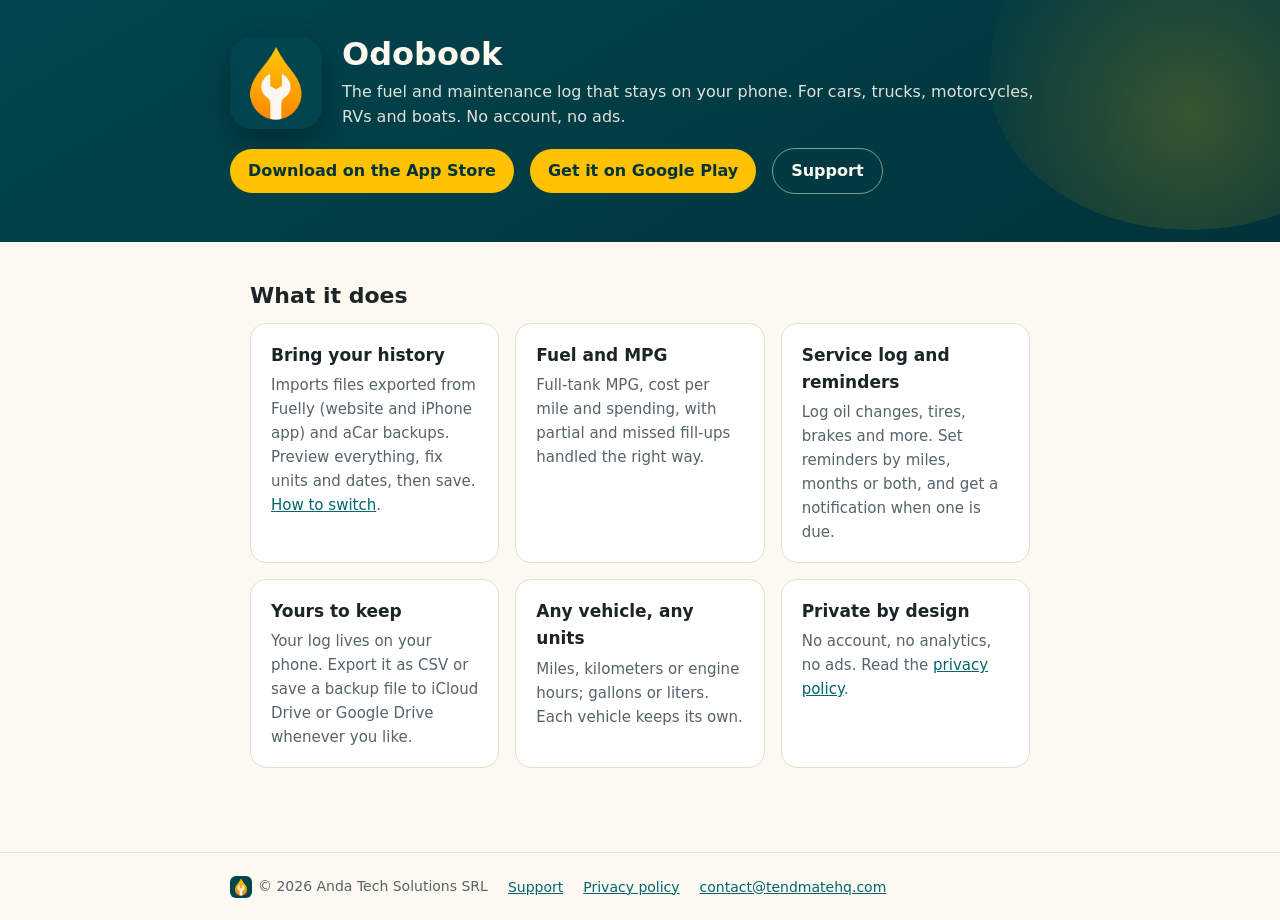
<file: index.html>
<!doctype html>
<html lang="en">
<head>
  <meta charset="utf-8">
  <meta name="viewport" content="width=device-width, initial-scale=1">
  <link rel="canonical" href="https://pandasproperty.github.io/odobook/">
  <title>Odobook: car maintenance and gas mileage log</title>
  <meta name="description" content="Odobook logs fill-ups, MPG and service for cars, trucks, motorcycles, RVs and boats. It imports your Fuelly and aCar history, and it keeps everything on your phone. No account, no ads.">
  <meta name="google-site-verification" content="aFXlm8KUpl_P0G-AwoPVheGE4weJtH8TA0LmTYcMovQ">
  <meta name="apple-itunes-app" content="app-id=6832026873">
  <link rel="icon" href="assets/favicon.png">
  <link rel="stylesheet" href="assets/style.css">
</head>
<body>
  <header class="hero">
    <div class="wrap">
      <div class="title">
        <img src="assets/icon-256.png" alt="Odobook icon">
        <div>
          <h1>Odobook</h1>
          <p>The fuel and maintenance log that stays on your phone. For cars, trucks, motorcycles, RVs and boats. No account, no ads.</p>
        </div>
      </div>
      <div class="actions">
        <a class="btn" href="https://apps.apple.com/us/app/odobook-car-maintenance-log/id6832026873">Download on the App Store</a>
        <a class="btn" href="https://play.google.com/store/apps/details?id=com.andatechsolutions.odobook">Get it on Google Play</a>
        <a class="btn ghost" href="support/">Support</a>
      </div>
    </div>
  </header>
  <main>
    <div class="wrap">
      <h2 class="plain">What it does</h2>
      <div class="features">
        <div class="feature">
          <h3>Bring your history</h3>
          <p>Imports files exported from Fuelly (website and iPhone app) and aCar backups. Preview everything, fix units and dates, then save. <a href="switch-from-fuelly-acar/">How to switch</a>.</p>
        </div>
        <div class="feature">
          <h3>Fuel and MPG</h3>
          <p>Full-tank MPG, cost per mile and spending, with partial and missed fill-ups handled the right way.</p>
        </div>
        <div class="feature">
          <h3>Service log and reminders</h3>
          <p>Log oil changes, tires, brakes and more. Set reminders by miles, months or both, and get a notification when one is due.</p>
        </div>
        <div class="feature">
          <h3>Yours to keep</h3>
          <p>Your log lives on your phone. Export it as CSV or save a backup file to iCloud Drive or Google Drive whenever you like.</p>
        </div>
        <div class="feature">
          <h3>Any vehicle, any units</h3>
          <p>Miles, kilometers or engine hours; gallons or liters. Each vehicle keeps its own.</p>
        </div>
        <div class="feature">
          <h3>Private by design</h3>
          <p>No account, no analytics, no ads. Read the <a href="privacy/">privacy policy</a>.</p>
        </div>
      </div>
    </div>
  </main>
  <footer>
    <div class="wrap">
      <span><img src="assets/favicon.png" alt="">© 2026 Anda Tech Solutions SRL</span>
      <a href="support/">Support</a>
      <a href="privacy/">Privacy policy</a>
      <a href="mailto:contact@tendmatehq.com">contact@tendmatehq.com</a>
    </div>
  </footer>
</body>
</html>
</file>
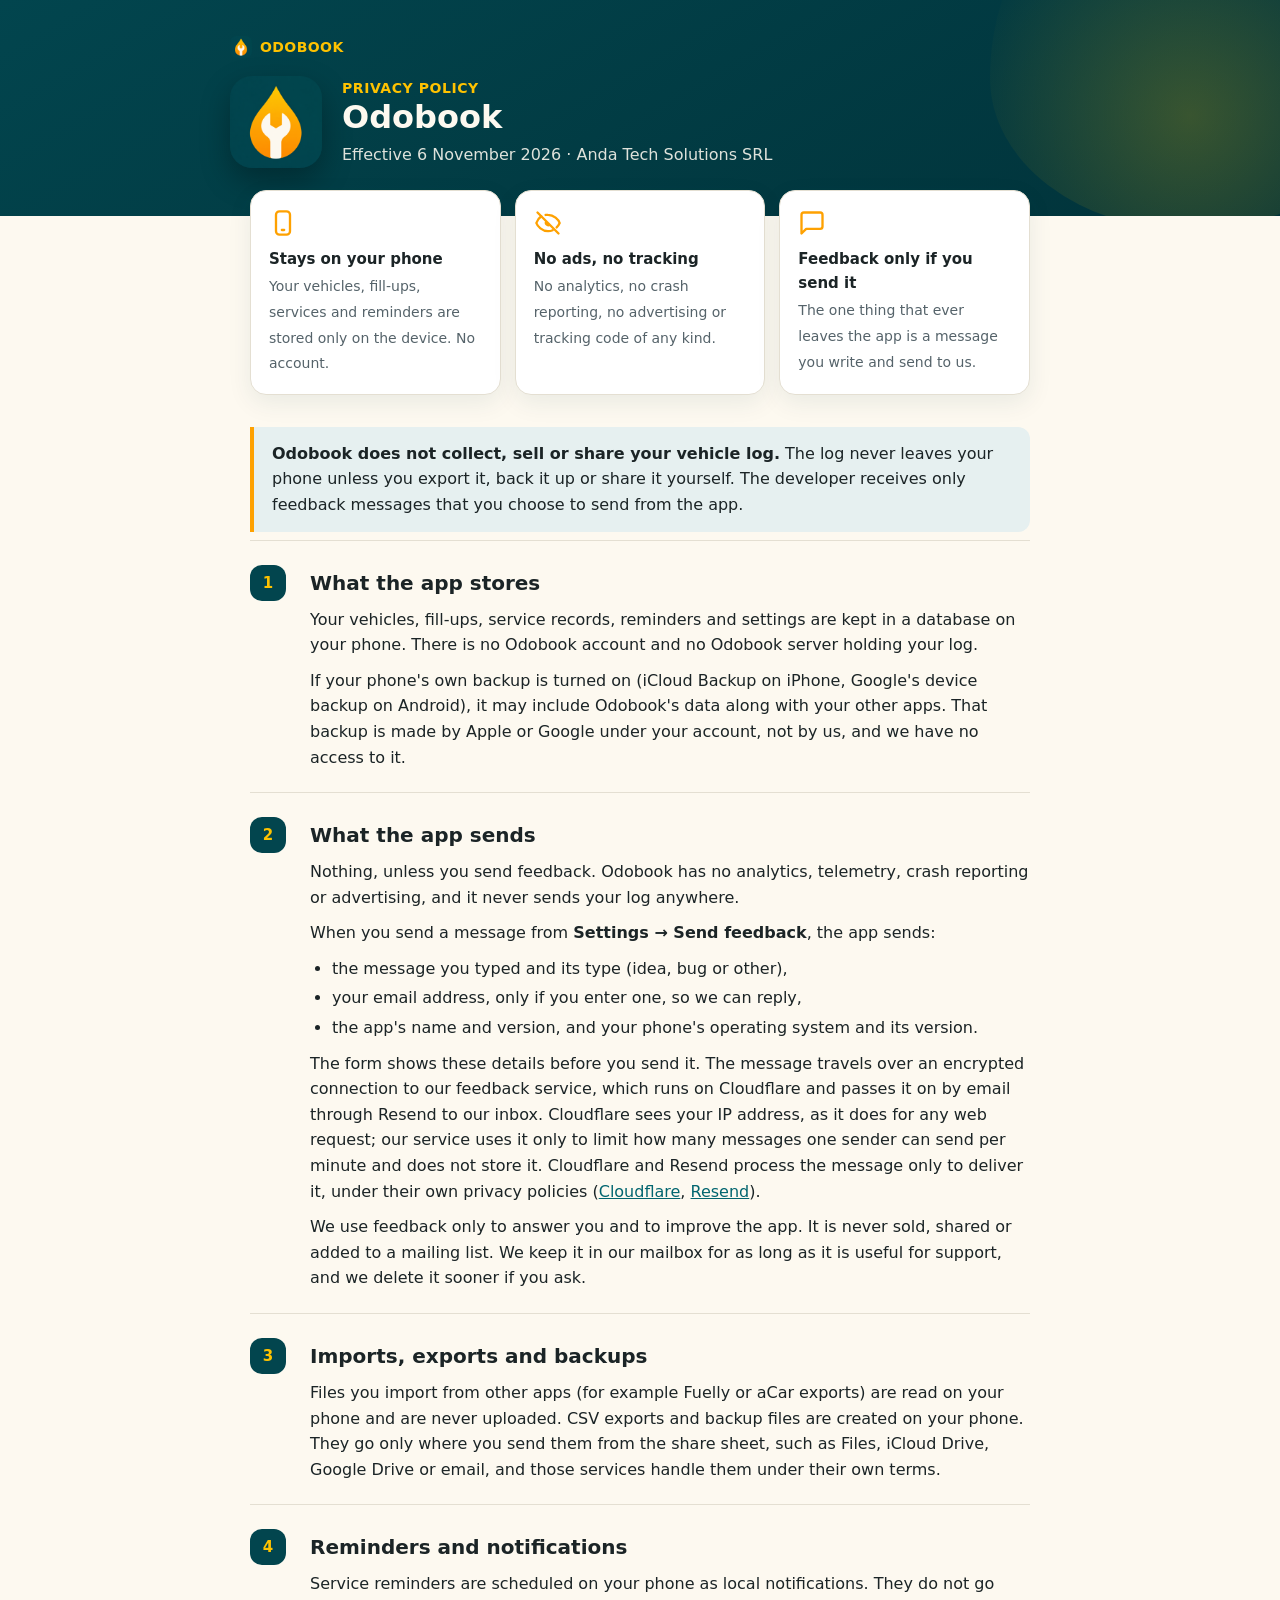
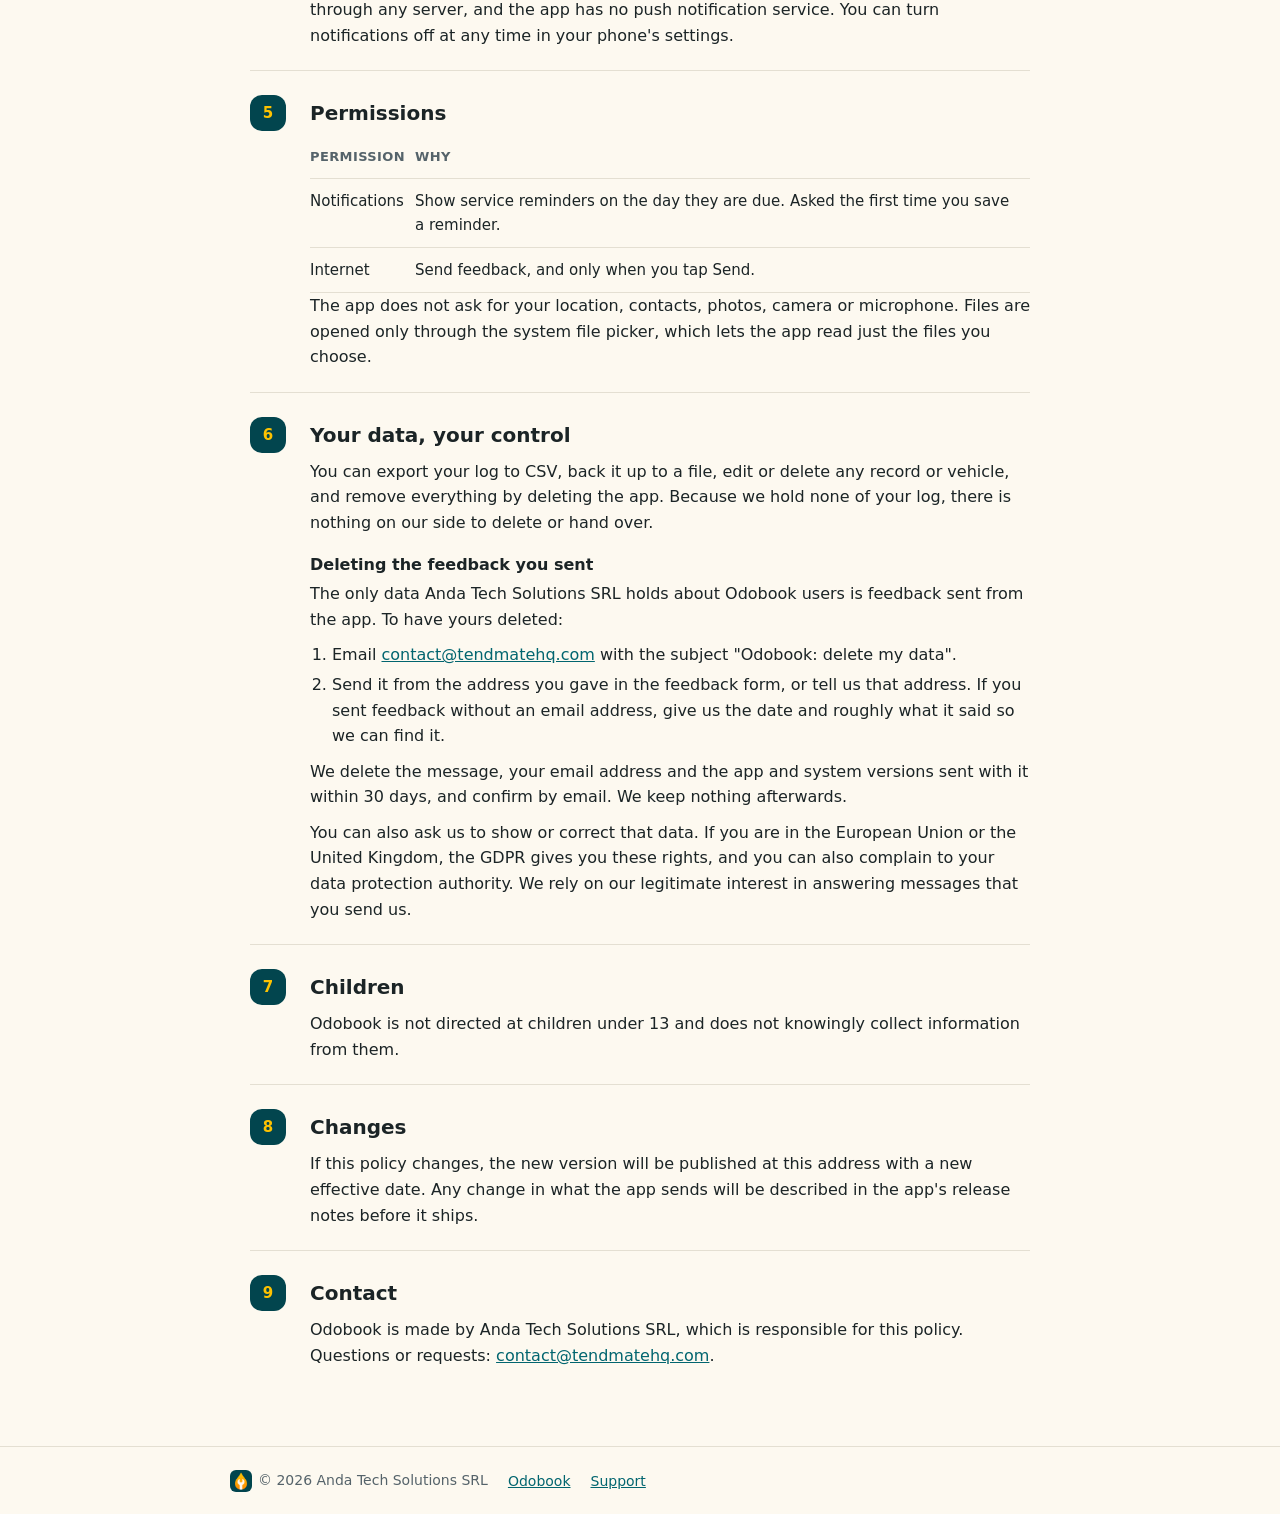
<file: privacy/index.html>
<!doctype html>
<html lang="en">
<head>
  <meta charset="utf-8">
  <meta name="viewport" content="width=device-width, initial-scale=1">
  <link rel="canonical" href="https://pandasproperty.github.io/odobook/privacy/">
  <title>Privacy policy: Odobook</title>
  <meta name="description" content="Odobook keeps your vehicle log on your phone. No account, no ads, no analytics. The only thing ever sent is feedback you choose to send.">
  <link rel="icon" href="../assets/favicon.png">
  <link rel="stylesheet" href="../assets/style.css">
</head>
<body>
  <header class="hero">
    <div class="wrap">
      <div class="brand"><img src="../assets/favicon.png" alt=""><a href="../">Odobook</a></div>
      <div class="title">
        <img src="../assets/icon-256.png" alt="">
        <div>
          <div class="kicker">Privacy policy</div>
          <h1>Odobook</h1>
          <p>Effective 6 November 2026 · Anda Tech Solutions SRL</p>
        </div>
      </div>
    </div>
  </header>
  <main>
    <div class="wrap">
      <div class="glance">
        <div class="tile">
          <svg viewBox="0 0 24 24" fill="none" stroke="currentColor" stroke-width="2" stroke-linecap="round" stroke-linejoin="round"><rect x="6" y="2" width="12" height="20" rx="3"/><path d="M11 18h2"/></svg>
          <strong>Stays on your phone</strong>
          <span>Your vehicles, fill-ups, services and reminders are stored only on the device. No account.</span>
        </div>
        <div class="tile">
          <svg viewBox="0 0 24 24" fill="none" stroke="currentColor" stroke-width="2" stroke-linecap="round" stroke-linejoin="round"><path d="M3 3l18 18M10.6 10.6a2 2 0 0 0 2.8 2.8"/><path d="M9.9 5.1A10.4 10.4 0 0 1 12 5c5 0 9 4 10 7a11.6 11.6 0 0 1-2.6 3.8M6.2 6.2A11.7 11.7 0 0 0 2 12c1 3 5 7 10 7a9.8 9.8 0 0 0 4-.8"/></svg>
          <strong>No ads, no tracking</strong>
          <span>No analytics, no crash reporting, no advertising or tracking code of any kind.</span>
        </div>
        <div class="tile">
          <svg viewBox="0 0 24 24" fill="none" stroke="currentColor" stroke-width="2" stroke-linecap="round" stroke-linejoin="round"><path d="M21 15a2 2 0 0 1-2 2H7l-4 4V5a2 2 0 0 1 2-2h14a2 2 0 0 1 2 2z"/></svg>
          <strong>Feedback only if you send it</strong>
          <span>The one thing that ever leaves the app is a message you write and send to us.</span>
        </div>
      </div>

      <p class="summary"><strong>Odobook does not collect, sell or share your vehicle log.</strong> The log never leaves your phone unless you export it, back it up or share it yourself. The developer receives only feedback messages that you choose to send from the app.</p>

      <div class="section">
        <div class="n">1</div>
        <div>
          <h2>What the app stores</h2>
          <p>Your vehicles, fill-ups, service records, reminders and settings are kept in a database on your phone. There is no Odobook account and no Odobook server holding your log.</p>
          <p>If your phone's own backup is turned on (iCloud Backup on iPhone, Google's device backup on Android), it may include Odobook's data along with your other apps. That backup is made by Apple or Google under your account, not by us, and we have no access to it.</p>
        </div>
      </div>

      <div class="section">
        <div class="n">2</div>
        <div>
          <h2>What the app sends</h2>
          <p>Nothing, unless you send feedback. Odobook has no analytics, telemetry, crash reporting or advertising, and it never sends your log anywhere.</p>
          <p>When you send a message from <em>Settings → Send feedback</em>, the app sends:</p>
          <ul>
            <li>the message you typed and its type (idea, bug or other),</li>
            <li>your email address, only if you enter one, so we can reply,</li>
            <li>the app's name and version, and your phone's operating system and its version.</li>
          </ul>
          <p>The form shows these details before you send it. The message travels over an encrypted connection to our feedback service, which runs on Cloudflare and passes it on by email through Resend to our inbox. Cloudflare sees your IP address, as it does for any web request; our service uses it only to limit how many messages one sender can send per minute and does not store it. Cloudflare and Resend process the message only to deliver it, under their own privacy policies (<a href="https://www.cloudflare.com/privacypolicy/">Cloudflare</a>, <a href="https://resend.com/legal/privacy-policy">Resend</a>).</p>
          <p>We use feedback only to answer you and to improve the app. It is never sold, shared or added to a mailing list. We keep it in our mailbox for as long as it is useful for support, and we delete it sooner if you ask.</p>
        </div>
      </div>

      <div class="section">
        <div class="n">3</div>
        <div>
          <h2>Imports, exports and backups</h2>
          <p>Files you import from other apps (for example Fuelly or aCar exports) are read on your phone and are never uploaded. CSV exports and backup files are created on your phone. They go only where you send them from the share sheet, such as Files, iCloud Drive, Google Drive or email, and those services handle them under their own terms.</p>
        </div>
      </div>

      <div class="section">
        <div class="n">4</div>
        <div>
          <h2>Reminders and notifications</h2>
          <p>Service reminders are scheduled on your phone as local notifications. They do not go through any server, and the app has no push notification service. You can turn notifications off at any time in your phone's settings.</p>
        </div>
      </div>

      <div class="section">
        <div class="n">5</div>
        <div>
          <h2>Permissions</h2>
          <table>
            <tr><th>Permission</th><th>Why</th></tr>
            <tr><td>Notifications</td><td>Show service reminders on the day they are due. Asked the first time you save a reminder.</td></tr>
            <tr><td>Internet</td><td>Send feedback, and only when you tap Send.</td></tr>
          </table>
          <p>The app does not ask for your location, contacts, photos, camera or microphone. Files are opened only through the system file picker, which lets the app read just the files you choose.</p>
        </div>
      </div>

      <div class="section" id="delete">
        <div class="n">6</div>
        <div>
          <h2>Your data, your control</h2>
          <p>You can export your log to CSV, back it up to a file, edit or delete any record or vehicle, and remove everything by deleting the app. Because we hold none of your log, there is nothing on our side to delete or hand over.</p>
          <h3>Deleting the feedback you sent</h3>
          <p>The only data Anda Tech Solutions SRL holds about Odobook users is feedback sent from the app. To have yours deleted:</p>
          <ol>
            <li>Email <a href="mailto:contact@tendmatehq.com?subject=Odobook%3A%20delete%20my%20data">contact@tendmatehq.com</a> with the subject "Odobook: delete my data".</li>
            <li>Send it from the address you gave in the feedback form, or tell us that address. If you sent feedback without an email address, give us the date and roughly what it said so we can find it.</li>
          </ol>
          <p>We delete the message, your email address and the app and system versions sent with it within 30 days, and confirm by email. We keep nothing afterwards.</p>
          <p>You can also ask us to show or correct that data. If you are in the European Union or the United Kingdom, the GDPR gives you these rights, and you can also complain to your data protection authority. We rely on our legitimate interest in answering messages that you send us.</p>
        </div>
      </div>

      <div class="section">
        <div class="n">7</div>
        <div>
          <h2>Children</h2>
          <p>Odobook is not directed at children under 13 and does not knowingly collect information from them.</p>
        </div>
      </div>

      <div class="section">
        <div class="n">8</div>
        <div>
          <h2>Changes</h2>
          <p>If this policy changes, the new version will be published at this address with a new effective date. Any change in what the app sends will be described in the app's release notes before it ships.</p>
        </div>
      </div>

      <div class="section">
        <div class="n">9</div>
        <div>
          <h2>Contact</h2>
          <p>Odobook is made by Anda Tech Solutions SRL, which is responsible for this policy. Questions or requests: <a href="mailto:contact@tendmatehq.com">contact@tendmatehq.com</a>.</p>
        </div>
      </div>
    </div>
  </main>
  <footer>
    <div class="wrap">
      <span><img src="../assets/favicon.png" alt="">© 2026 Anda Tech Solutions SRL</span>
      <a href="../">Odobook</a>
      <a href="../support/">Support</a>
    </div>
  </footer>
</body>
</html>
</file>
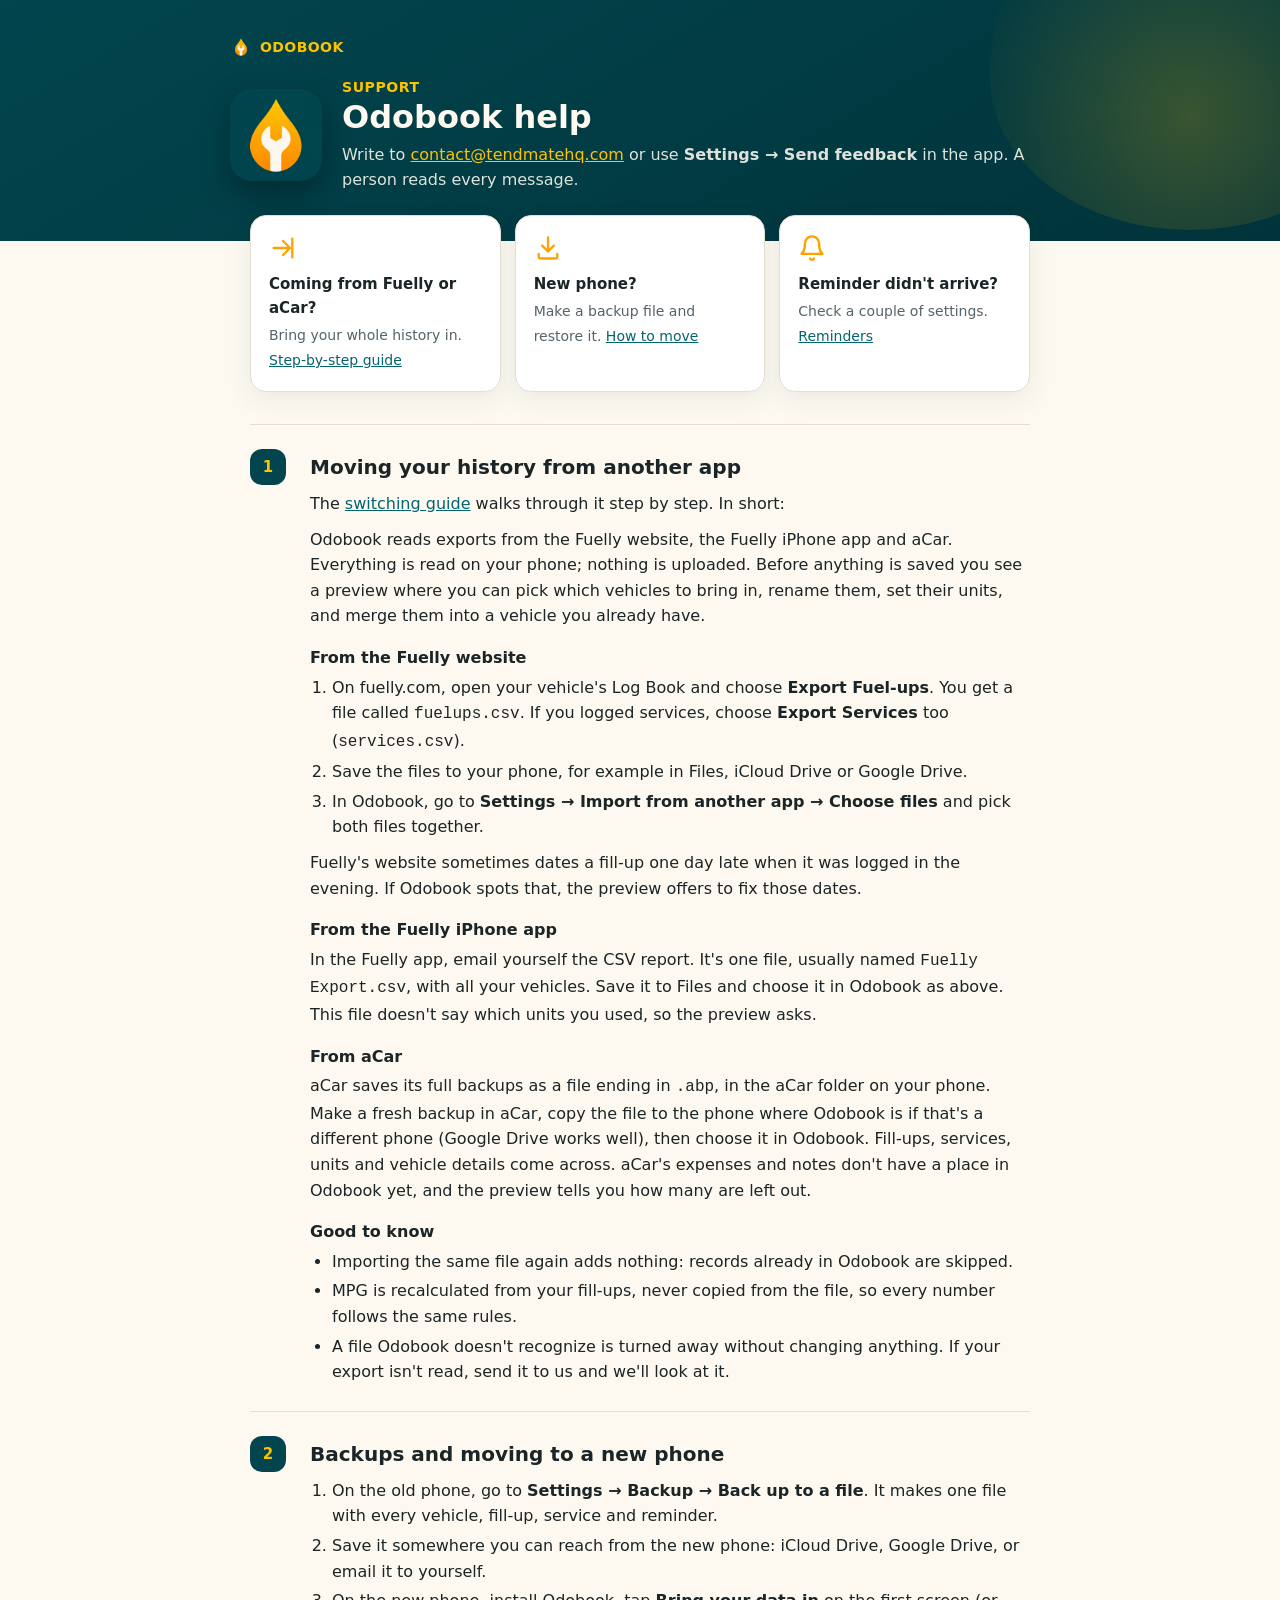
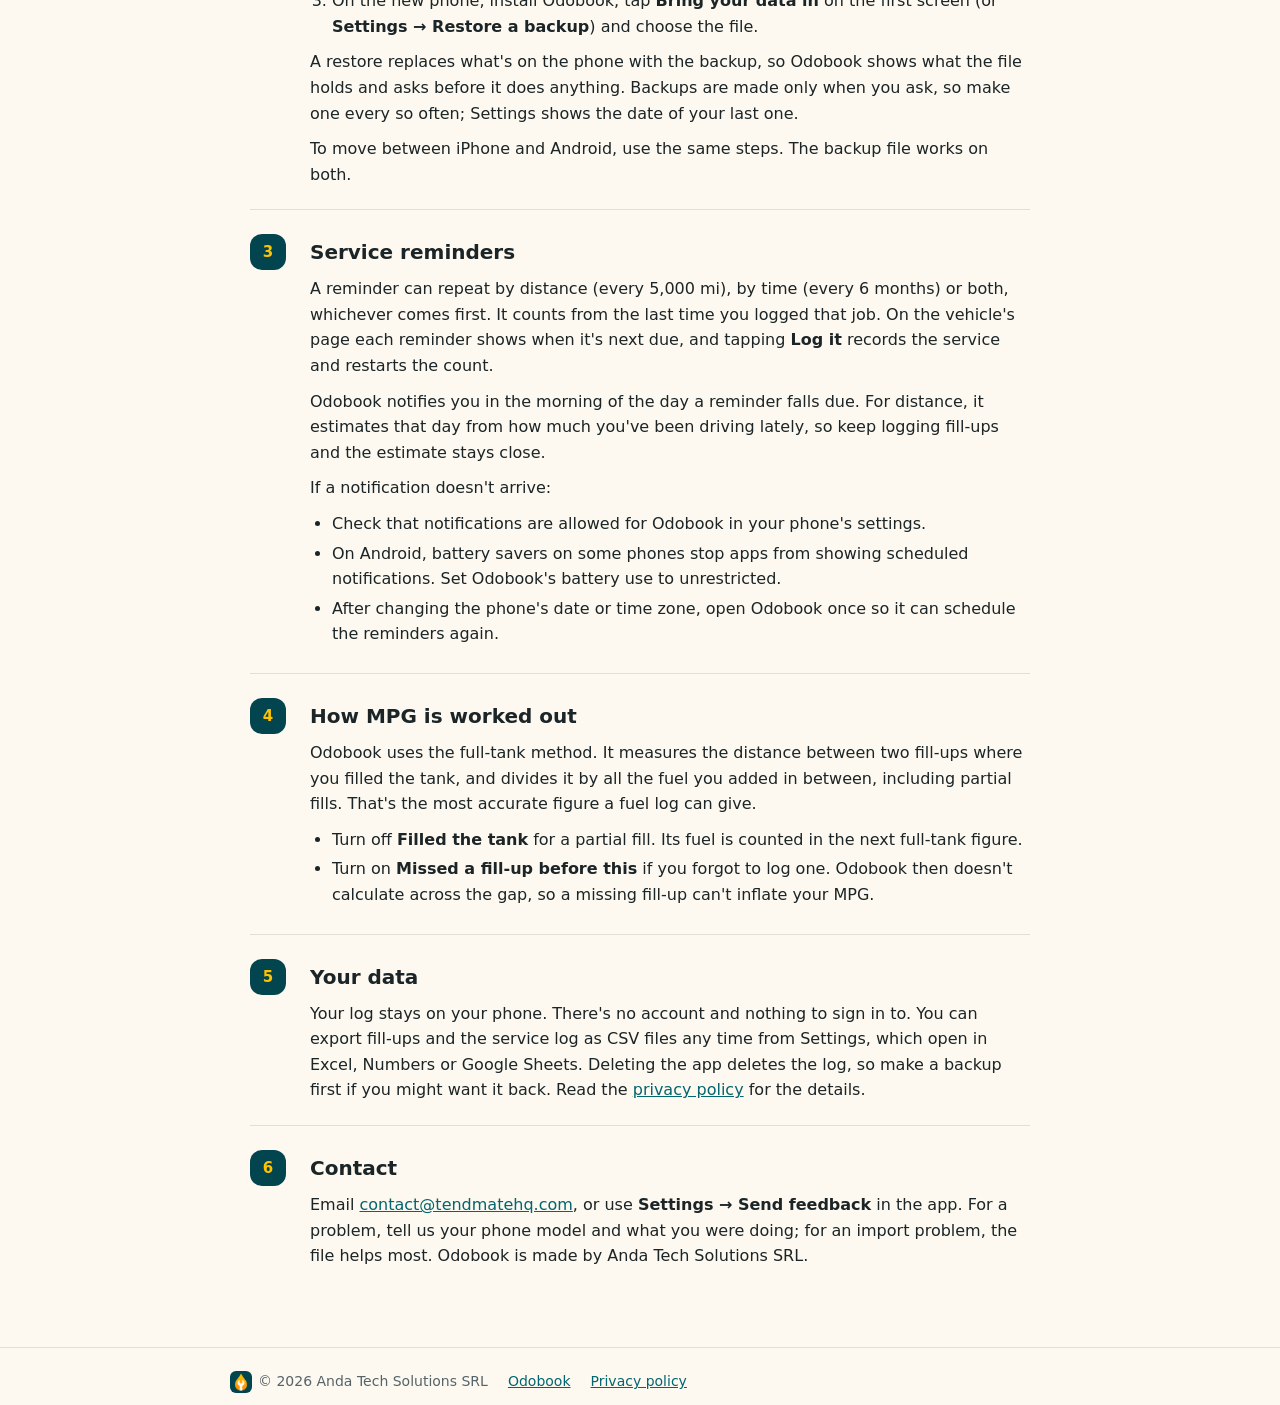
<file: support/index.html>
<!doctype html>
<html lang="en">
<head>
  <meta charset="utf-8">
  <meta name="viewport" content="width=device-width, initial-scale=1">
  <link rel="canonical" href="https://pandasproperty.github.io/odobook/support/">
  <title>Support: Odobook</title>
  <meta name="description" content="Help with Odobook: moving your history from Fuelly or aCar, backups, reminders, MPG, and how to reach us.">
  <link rel="icon" href="../assets/favicon.png">
  <link rel="stylesheet" href="../assets/style.css">
</head>
<body>
  <header class="hero">
    <div class="wrap">
      <div class="brand"><img src="../assets/favicon.png" alt=""><a href="../">Odobook</a></div>
      <div class="title">
        <img src="../assets/icon-256.png" alt="">
        <div>
          <div class="kicker">Support</div>
          <h1>Odobook help</h1>
          <p>Write to <a href="mailto:contact@tendmatehq.com">contact@tendmatehq.com</a> or use <em>Settings → Send feedback</em> in the app. A person reads every message.</p>
        </div>
      </div>
    </div>
  </header>
  <main>
    <div class="wrap">
      <div class="glance">
        <div class="tile">
          <svg viewBox="0 0 24 24" fill="none" stroke="currentColor" stroke-width="2" stroke-linecap="round" stroke-linejoin="round"><path d="M4 12h12M12 6l6 6-6 6"/><path d="M20 4v16"/></svg>
          <strong>Coming from Fuelly or aCar?</strong>
          <span>Bring your whole history in. <a href="../switch-from-fuelly-acar/">Step-by-step guide</a></span>
        </div>
        <div class="tile">
          <svg viewBox="0 0 24 24" fill="none" stroke="currentColor" stroke-width="2" stroke-linecap="round" stroke-linejoin="round"><path d="M12 3v12M7 10l5 5 5-5"/><path d="M4 17v2a2 2 0 0 0 2 2h12a2 2 0 0 0 2-2v-2"/></svg>
          <strong>New phone?</strong>
          <span>Make a backup file and restore it. <a href="#backup">How to move</a></span>
        </div>
        <div class="tile">
          <svg viewBox="0 0 24 24" fill="none" stroke="currentColor" stroke-width="2" stroke-linecap="round" stroke-linejoin="round"><path d="M6 8a6 6 0 0 1 12 0c0 7 3 9 3 9H3s3-2 3-9"/><path d="M10.3 21a1.9 1.9 0 0 0 3.4 0"/></svg>
          <strong>Reminder didn't arrive?</strong>
          <span>Check a couple of settings. <a href="#reminders">Reminders</a></span>
        </div>
      </div>

      <div class="section" id="import">
        <div class="n">1</div>
        <div>
          <h2>Moving your history from another app</h2>
          <p>The <a href="../switch-from-fuelly-acar/">switching guide</a> walks through it step by step. In short:</p>
          <p>Odobook reads exports from the Fuelly website, the Fuelly iPhone app and aCar. Everything is read on your phone; nothing is uploaded. Before anything is saved you see a preview where you can pick which vehicles to bring in, rename them, set their units, and merge them into a vehicle you already have.</p>

          <h3>From the Fuelly website</h3>
          <ol>
            <li>On fuelly.com, open your vehicle's Log Book and choose <em>Export Fuel-ups</em>. You get a file called <code>fuelups.csv</code>. If you logged services, choose <em>Export Services</em> too (<code>services.csv</code>).</li>
            <li>Save the files to your phone, for example in Files, iCloud Drive or Google Drive.</li>
            <li>In Odobook, go to <em>Settings → Import from another app → Choose files</em> and pick both files together.</li>
          </ol>
          <p>Fuelly's website sometimes dates a fill-up one day late when it was logged in the evening. If Odobook spots that, the preview offers to fix those dates.</p>

          <h3>From the Fuelly iPhone app</h3>
          <p>In the Fuelly app, email yourself the CSV report. It's one file, usually named <code>Fuelly Export.csv</code>, with all your vehicles. Save it to Files and choose it in Odobook as above. This file doesn't say which units you used, so the preview asks.</p>

          <h3>From aCar</h3>
          <p>aCar saves its full backups as a file ending in <code>.abp</code>, in the aCar folder on your phone. Make a fresh backup in aCar, copy the file to the phone where Odobook is if that's a different phone (Google Drive works well), then choose it in Odobook. Fill-ups, services, units and vehicle details come across. aCar's expenses and notes don't have a place in Odobook yet, and the preview tells you how many are left out.</p>

          <h3>Good to know</h3>
          <ul>
            <li>Importing the same file again adds nothing: records already in Odobook are skipped.</li>
            <li>MPG is recalculated from your fill-ups, never copied from the file, so every number follows the same rules.</li>
            <li>A file Odobook doesn't recognize is turned away without changing anything. If your export isn't read, send it to us and we'll look at it.</li>
          </ul>
        </div>
      </div>

      <div class="section" id="backup">
        <div class="n">2</div>
        <div>
          <h2>Backups and moving to a new phone</h2>
          <ol>
            <li>On the old phone, go to <em>Settings → Backup → Back up to a file</em>. It makes one file with every vehicle, fill-up, service and reminder.</li>
            <li>Save it somewhere you can reach from the new phone: iCloud Drive, Google Drive, or email it to yourself.</li>
            <li>On the new phone, install Odobook, tap <em>Bring your data in</em> on the first screen (or <em>Settings → Restore a backup</em>) and choose the file.</li>
          </ol>
          <p>A restore replaces what's on the phone with the backup, so Odobook shows what the file holds and asks before it does anything. Backups are made only when you ask, so make one every so often; Settings shows the date of your last one.</p>
          <p>To move between iPhone and Android, use the same steps. The backup file works on both.</p>
        </div>
      </div>

      <div class="section" id="reminders">
        <div class="n">3</div>
        <div>
          <h2>Service reminders</h2>
          <p>A reminder can repeat by distance (every 5,000 mi), by time (every 6 months) or both, whichever comes first. It counts from the last time you logged that job. On the vehicle's page each reminder shows when it's next due, and tapping <em>Log it</em> records the service and restarts the count.</p>
          <p>Odobook notifies you in the morning of the day a reminder falls due. For distance, it estimates that day from how much you've been driving lately, so keep logging fill-ups and the estimate stays close.</p>
          <p>If a notification doesn't arrive:</p>
          <ul>
            <li>Check that notifications are allowed for Odobook in your phone's settings.</li>
            <li>On Android, battery savers on some phones stop apps from showing scheduled notifications. Set Odobook's battery use to unrestricted.</li>
            <li>After changing the phone's date or time zone, open Odobook once so it can schedule the reminders again.</li>
          </ul>
        </div>
      </div>

      <div class="section" id="mpg">
        <div class="n">4</div>
        <div>
          <h2>How MPG is worked out</h2>
          <p>Odobook uses the full-tank method. It measures the distance between two fill-ups where you filled the tank, and divides it by all the fuel you added in between, including partial fills. That's the most accurate figure a fuel log can give.</p>
          <ul>
            <li>Turn off <em>Filled the tank</em> for a partial fill. Its fuel is counted in the next full-tank figure.</li>
            <li>Turn on <em>Missed a fill-up before this</em> if you forgot to log one. Odobook then doesn't calculate across the gap, so a missing fill-up can't inflate your MPG.</li>
          </ul>
        </div>
      </div>

      <div class="section" id="data">
        <div class="n">5</div>
        <div>
          <h2>Your data</h2>
          <p>Your log stays on your phone. There's no account and nothing to sign in to. You can export fill-ups and the service log as CSV files any time from Settings, which open in Excel, Numbers or Google Sheets. Deleting the app deletes the log, so make a backup first if you might want it back. Read the <a href="../privacy/">privacy policy</a> for the details.</p>
        </div>
      </div>

      <div class="section" id="contact">
        <div class="n">6</div>
        <div>
          <h2>Contact</h2>
          <p>Email <a href="mailto:contact@tendmatehq.com">contact@tendmatehq.com</a>, or use <em>Settings → Send feedback</em> in the app. For a problem, tell us your phone model and what you were doing; for an import problem, the file helps most. Odobook is made by Anda Tech Solutions SRL.</p>
        </div>
      </div>
    </div>
  </main>
  <footer>
    <div class="wrap">
      <span><img src="../assets/favicon.png" alt="">© 2026 Anda Tech Solutions SRL</span>
      <a href="../">Odobook</a>
      <a href="../privacy/">Privacy policy</a>
    </div>
  </footer>
</body>
</html>
</file>
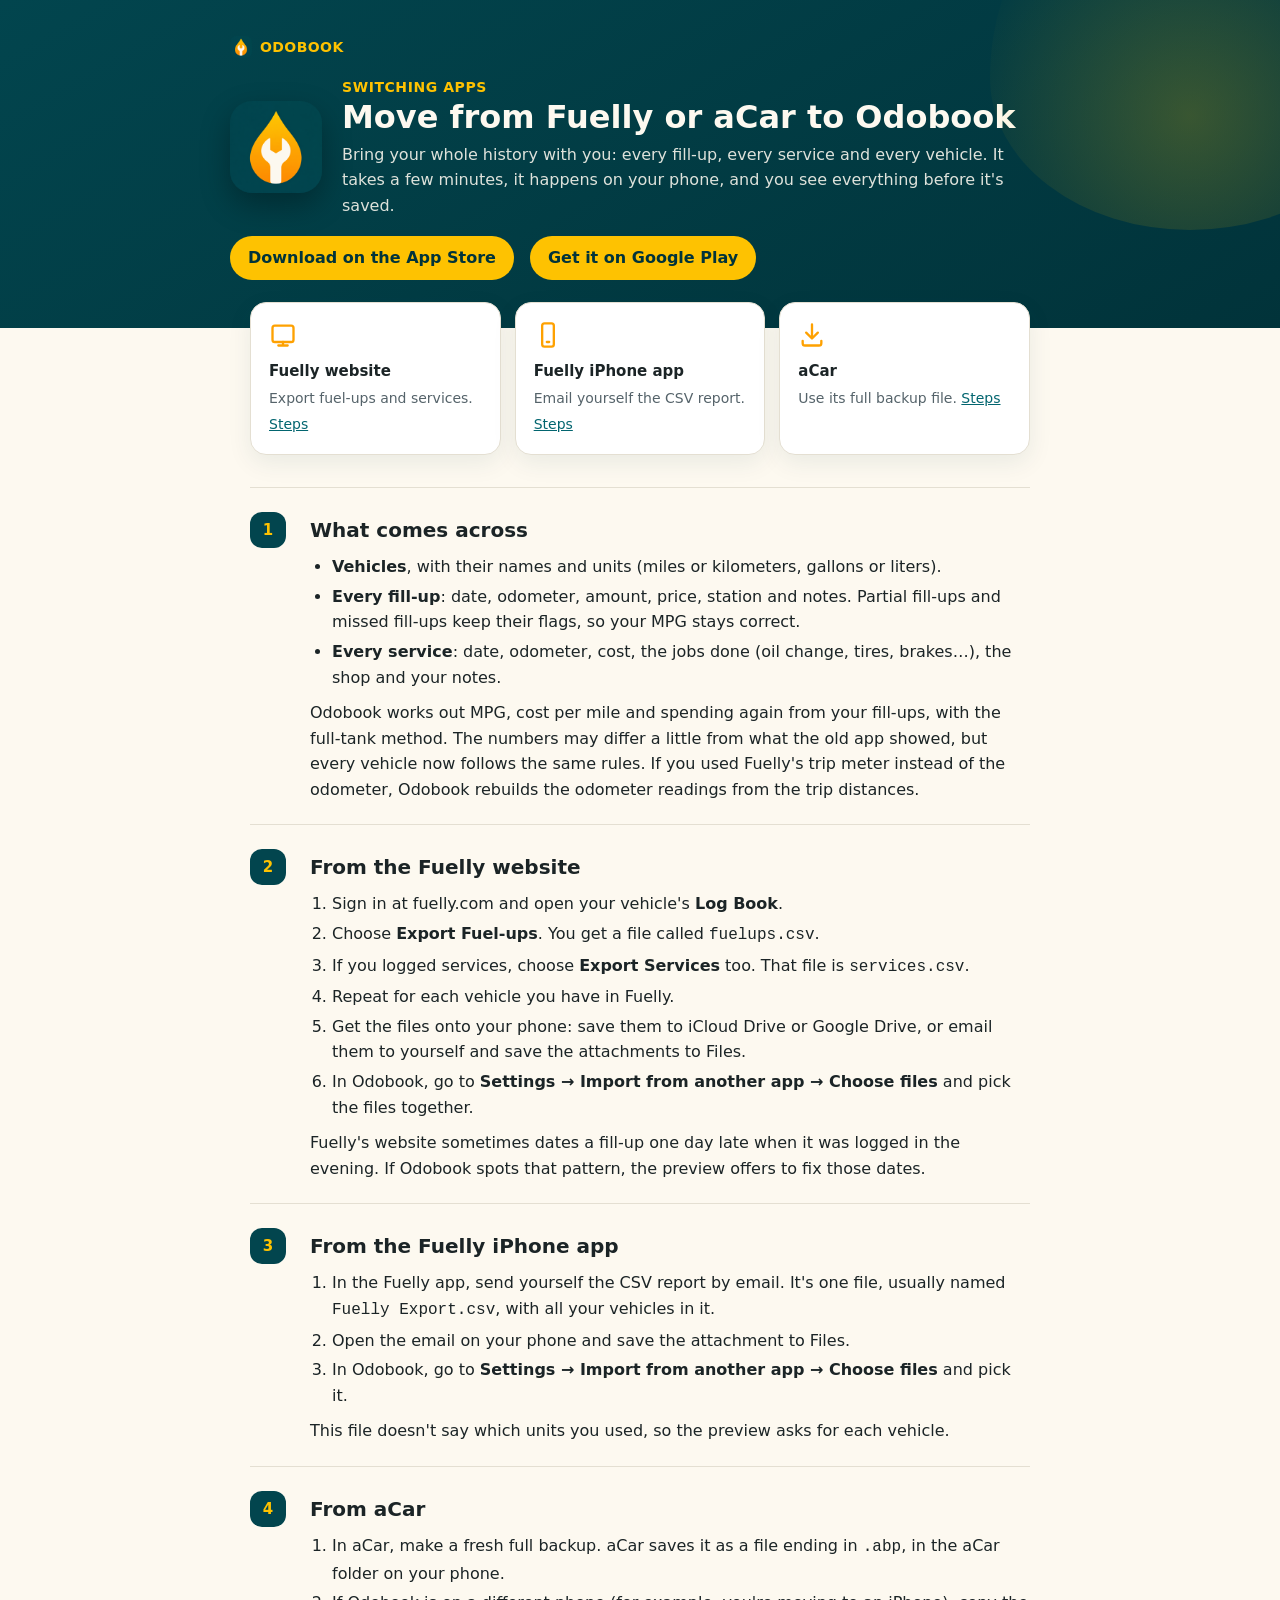
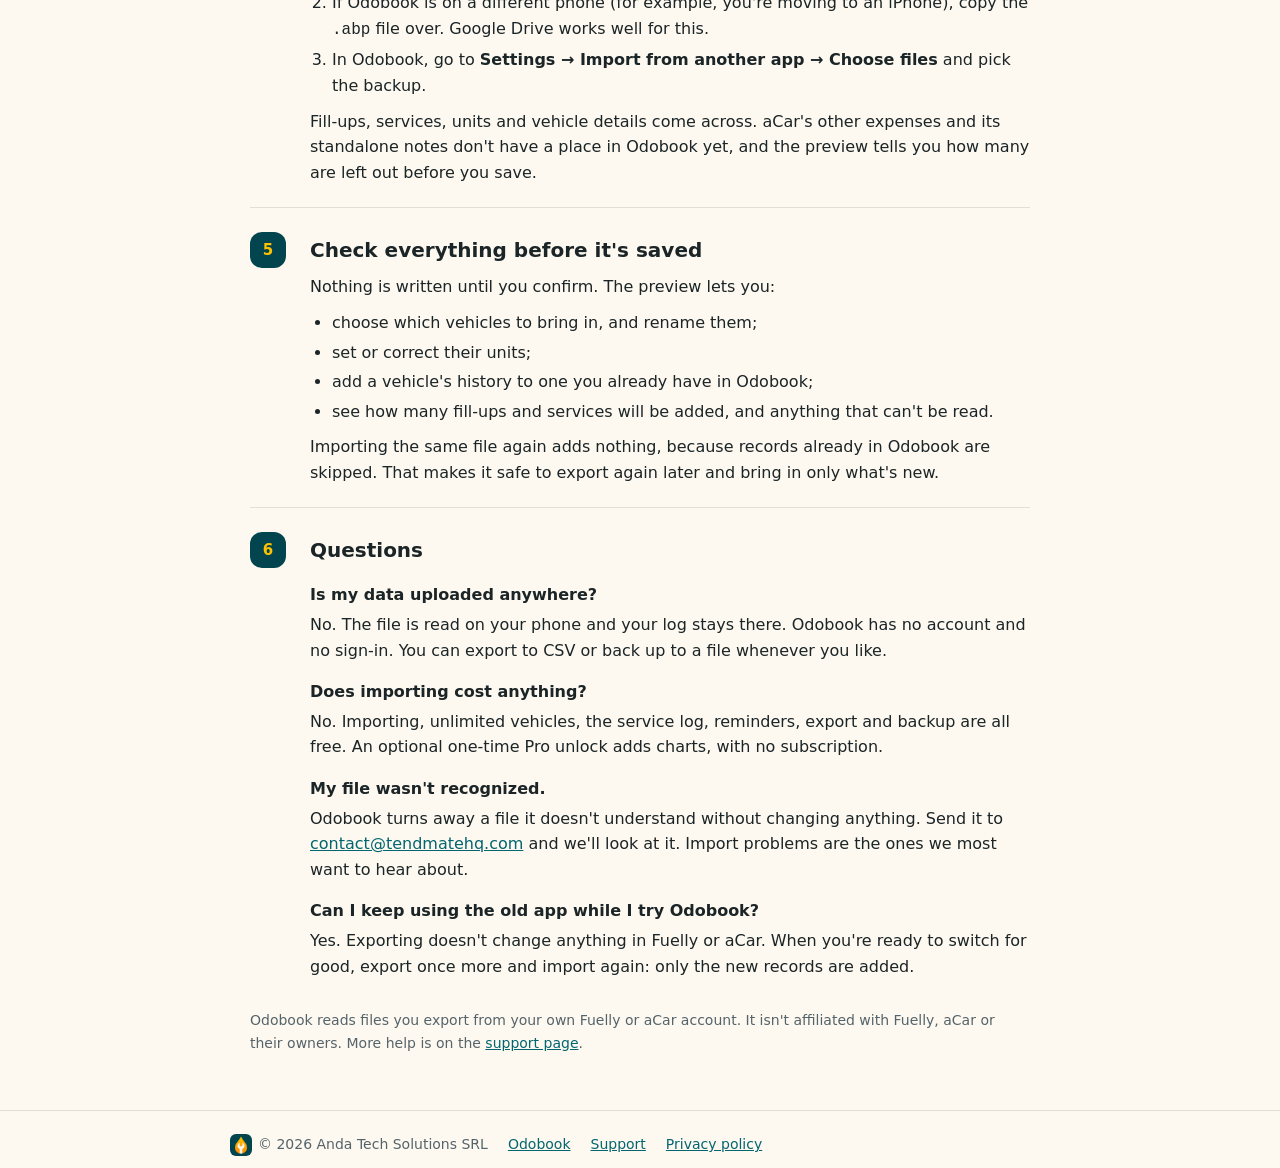
<file: switch-from-fuelly-acar/index.html>
<!doctype html>
<html lang="en">
<head>
  <meta charset="utf-8">
  <meta name="viewport" content="width=device-width, initial-scale=1">
  <link rel="canonical" href="https://pandasproperty.github.io/odobook/switch-from-fuelly-acar/">
  <title>Move from Fuelly or aCar to Odobook: export and import your history</title>
  <meta name="description" content="How to export your fill-ups and services from Fuelly (website or iPhone app) or aCar, and bring the whole history into Odobook in a few minutes. Free, on your phone, nothing uploaded.">
  <meta name="apple-itunes-app" content="app-id=6832026873">
  <link rel="icon" href="../assets/favicon.png">
  <link rel="stylesheet" href="../assets/style.css">
</head>
<body>
  <header class="hero">
    <div class="wrap">
      <div class="brand"><img src="../assets/favicon.png" alt=""><a href="../">Odobook</a></div>
      <div class="title">
        <img src="../assets/icon-256.png" alt="Odobook icon">
        <div>
          <div class="kicker">Switching apps</div>
          <h1>Move from Fuelly or aCar to Odobook</h1>
          <p>Bring your whole history with you: every fill-up, every service and every vehicle. It takes a few minutes, it happens on your phone, and you see everything before it's saved.</p>
        </div>
      </div>
      <div class="actions">
        <a class="btn" href="https://apps.apple.com/us/app/odobook-car-maintenance-log/id6832026873">Download on the App Store</a>
        <a class="btn" href="https://play.google.com/store/apps/details?id=com.andatechsolutions.odobook">Get it on Google Play</a>
      </div>
    </div>
  </header>
  <main>
    <div class="wrap">
      <div class="glance">
        <div class="tile">
          <svg viewBox="0 0 24 24" fill="none" stroke="currentColor" stroke-width="2" stroke-linecap="round" stroke-linejoin="round"><rect x="3" y="4" width="18" height="14" rx="2"/><path d="M8 21h8M12 18v3"/></svg>
          <strong>Fuelly website</strong>
          <span>Export fuel-ups and services. <a href="#fuelly-web">Steps</a></span>
        </div>
        <div class="tile">
          <svg viewBox="0 0 24 24" fill="none" stroke="currentColor" stroke-width="2" stroke-linecap="round" stroke-linejoin="round"><rect x="7" y="2" width="10" height="20" rx="2"/><path d="M11 18h2"/></svg>
          <strong>Fuelly iPhone app</strong>
          <span>Email yourself the CSV report. <a href="#fuelly-app">Steps</a></span>
        </div>
        <div class="tile">
          <svg viewBox="0 0 24 24" fill="none" stroke="currentColor" stroke-width="2" stroke-linecap="round" stroke-linejoin="round"><path d="M12 3v12M7 10l5 5 5-5"/><path d="M4 17v2a2 2 0 0 0 2 2h12a2 2 0 0 0 2-2v-2"/></svg>
          <strong>aCar</strong>
          <span>Use its full backup file. <a href="#acar">Steps</a></span>
        </div>
      </div>

      <div class="section" id="what">
        <div class="n">1</div>
        <div>
          <h2>What comes across</h2>
          <ul>
            <li><em>Vehicles</em>, with their names and units (miles or kilometers, gallons or liters).</li>
            <li><em>Every fill-up</em>: date, odometer, amount, price, station and notes. Partial fill-ups and missed fill-ups keep their flags, so your MPG stays correct.</li>
            <li><em>Every service</em>: date, odometer, cost, the jobs done (oil change, tires, brakes…), the shop and your notes.</li>
          </ul>
          <p>Odobook works out MPG, cost per mile and spending again from your fill-ups, with the full-tank method. The numbers may differ a little from what the old app showed, but every vehicle now follows the same rules. If you used Fuelly's trip meter instead of the odometer, Odobook rebuilds the odometer readings from the trip distances.</p>
        </div>
      </div>

      <div class="section" id="fuelly-web">
        <div class="n">2</div>
        <div>
          <h2>From the Fuelly website</h2>
          <ol>
            <li>Sign in at fuelly.com and open your vehicle's <em>Log Book</em>.</li>
            <li>Choose <em>Export Fuel-ups</em>. You get a file called <code>fuelups.csv</code>.</li>
            <li>If you logged services, choose <em>Export Services</em> too. That file is <code>services.csv</code>.</li>
            <li>Repeat for each vehicle you have in Fuelly.</li>
            <li>Get the files onto your phone: save them to iCloud Drive or Google Drive, or email them to yourself and save the attachments to Files.</li>
            <li>In Odobook, go to <em>Settings → Import from another app → Choose files</em> and pick the files together.</li>
          </ol>
          <p>Fuelly's website sometimes dates a fill-up one day late when it was logged in the evening. If Odobook spots that pattern, the preview offers to fix those dates.</p>
        </div>
      </div>

      <div class="section" id="fuelly-app">
        <div class="n">3</div>
        <div>
          <h2>From the Fuelly iPhone app</h2>
          <ol>
            <li>In the Fuelly app, send yourself the CSV report by email. It's one file, usually named <code>Fuelly Export.csv</code>, with all your vehicles in it.</li>
            <li>Open the email on your phone and save the attachment to Files.</li>
            <li>In Odobook, go to <em>Settings → Import from another app → Choose files</em> and pick it.</li>
          </ol>
          <p>This file doesn't say which units you used, so the preview asks for each vehicle.</p>
        </div>
      </div>

      <div class="section" id="acar">
        <div class="n">4</div>
        <div>
          <h2>From aCar</h2>
          <ol>
            <li>In aCar, make a fresh full backup. aCar saves it as a file ending in <code>.abp</code>, in the aCar folder on your phone.</li>
            <li>If Odobook is on a different phone (for example, you're moving to an iPhone), copy the <code>.abp</code> file over. Google Drive works well for this.</li>
            <li>In Odobook, go to <em>Settings → Import from another app → Choose files</em> and pick the backup.</li>
          </ol>
          <p>Fill-ups, services, units and vehicle details come across. aCar's other expenses and its standalone notes don't have a place in Odobook yet, and the preview tells you how many are left out before you save.</p>
        </div>
      </div>

      <div class="section" id="preview">
        <div class="n">5</div>
        <div>
          <h2>Check everything before it's saved</h2>
          <p>Nothing is written until you confirm. The preview lets you:</p>
          <ul>
            <li>choose which vehicles to bring in, and rename them;</li>
            <li>set or correct their units;</li>
            <li>add a vehicle's history to one you already have in Odobook;</li>
            <li>see how many fill-ups and services will be added, and anything that can't be read.</li>
          </ul>
          <p>Importing the same file again adds nothing, because records already in Odobook are skipped. That makes it safe to export again later and bring in only what's new.</p>
        </div>
      </div>

      <div class="section" id="questions">
        <div class="n">6</div>
        <div>
          <h2>Questions</h2>
          <h3>Is my data uploaded anywhere?</h3>
          <p>No. The file is read on your phone and your log stays there. Odobook has no account and no sign-in. You can export to CSV or back up to a file whenever you like.</p>
          <h3>Does importing cost anything?</h3>
          <p>No. Importing, unlimited vehicles, the service log, reminders, export and backup are all free. An optional one-time Pro unlock adds charts, with no subscription.</p>
          <h3>My file wasn't recognized.</h3>
          <p>Odobook turns away a file it doesn't understand without changing anything. Send it to <a href="mailto:contact@tendmatehq.com">contact@tendmatehq.com</a> and we'll look at it. Import problems are the ones we most want to hear about.</p>
          <h3>Can I keep using the old app while I try Odobook?</h3>
          <p>Yes. Exporting doesn't change anything in Fuelly or aCar. When you're ready to switch for good, export once more and import again: only the new records are added.</p>
        </div>
      </div>

      <p class="note">Odobook reads files you export from your own Fuelly or aCar account. It isn't affiliated with Fuelly, aCar or their owners. More help is on the <a href="../support/">support page</a>.</p>
    </div>
  </main>
  <footer>
    <div class="wrap">
      <span><img src="../assets/favicon.png" alt="">© 2026 Anda Tech Solutions SRL</span>
      <a href="../">Odobook</a>
      <a href="../support/">Support</a>
      <a href="../privacy/">Privacy policy</a>
    </div>
  </footer>
</body>
</html>
</file>
<file: assets/style.css>
/* Odobook site. Colors from brand/BRAND.md: petrol teal, amber, cream. */
:root {
  --teal: #02454E;
  --teal-deep: #01333A;
  --amber: #FEC201;
  --amber-deep: #FEA101;
  --accent: #02454E;
  --accent-text: #FFFFFF;
  --accent-soft: #E6F0F0;
  --link: #02656F;
  --text: #1B2426;
  --muted: #55636A;
  --border: #E4DFD2;
  --panel: #FFFFFF;
  --bg: #FDF9F0;
  color-scheme: light dark;
}
@media (prefers-color-scheme: dark) {
  :root {
    --accent: #FEC201;
    --accent-text: #0B1E21;
    --accent-soft: #15353A;
    --link: #FFD65C;
    --text: #E9EEEE;
    --muted: #A3B3B5;
    --border: #22403F;
    --panel: #102A2E;
    --bg: #0B1E21;
  }
}
* { box-sizing: border-box; }
body { margin: 0; background: var(--bg); color: var(--text); font: 16px/1.6 system-ui, -apple-system, "Segoe UI", Roboto, sans-serif; }
a { color: var(--link); }
.wrap { max-width: 820px; margin: 0 auto; padding: 0 20px; }
.num, .tabular { font-variant-numeric: tabular-nums; }

/* Hero */
header.hero { background: linear-gradient(150deg, var(--teal), var(--teal-deep)); color: #FDF9F0; padding: 36px 20px 48px; position: relative; overflow: hidden; }
header.hero::after { content: ""; position: absolute; right: -110px; top: -150px; width: 400px; height: 380px; border-radius: 50% 50% 50% 50% / 60% 60% 40% 40%; background: radial-gradient(circle at 50% 70%, rgba(254,194,1,.22), rgba(254,161,1,0) 70%); }
header.hero .wrap { position: relative; padding: 0; }
.brand { display: inline-flex; align-items: center; gap: 8px; font-weight: 600; font-size: 14px; letter-spacing: .03em; text-transform: uppercase; margin-bottom: 18px; }
.brand img { width: 22px; height: 22px; border-radius: 6px; }
.brand a { color: #FDF9F0; text-decoration: none; }
header.hero .title { display: flex; align-items: center; gap: 20px; }
header.hero .title img { width: 92px; height: 92px; border-radius: 22px; box-shadow: 0 12px 30px rgba(0,0,0,.3); flex: none; }
header.hero h1 { margin: 0; font-size: 32px; line-height: 1.15; }
header.hero p { margin: 6px 0 0; color: rgba(253,249,240,.88); }
header.hero a { color: var(--amber); }
.kicker { font-size: 14px; font-weight: 600; text-transform: uppercase; letter-spacing: .04em; color: var(--amber); }

/* At a glance */
.glance { display: grid; gap: 14px; grid-template-columns: repeat(auto-fit, minmax(220px, 1fr)); margin: -26px 0 32px; position: relative; }
.glance .tile { background: var(--panel); border: 1px solid var(--border); border-radius: 16px; padding: 18px; box-shadow: 0 8px 24px rgba(2,69,78,.08); }
.glance .tile svg { width: 28px; height: 28px; display: block; margin-bottom: 10px; color: var(--amber-deep); }
.glance .tile strong { display: block; font-size: 15px; margin-bottom: 2px; }
.glance .tile span { color: var(--muted); font-size: 14px; }

/* Sections */
main { padding: 0 0 56px; }
.section { display: grid; grid-template-columns: 44px 1fr; gap: 16px; padding: 22px 0; border-top: 1px solid var(--border); }
.section:first-of-type { border-top: 0; }
.section .n { width: 36px; height: 36px; border-radius: 12px; background: var(--teal); color: var(--amber); font-weight: 700; display: flex; align-items: center; justify-content: center; font-size: 15px; margin-top: 2px; }
@media (prefers-color-scheme: dark) { .section .n { background: var(--amber); color: var(--teal-deep); } }
.section h2 { font-size: 20px; margin: 4px 0 8px; }
.section h3 { font-size: 16px; margin: 16px 0 4px; }
.section p, .section ol, .section ul { margin: 0 0 10px; }
.section ol, .section ul { padding-left: 22px; }
.section li { margin-bottom: 4px; }
.section > div > :last-child { margin-bottom: 0; }
.summary { border-left: 4px solid var(--amber-deep); background: var(--accent-soft); padding: 14px 18px; border-radius: 0 12px 12px 0; margin: 0 0 8px; }
em { font-style: normal; font-weight: 600; }

table { border-collapse: collapse; width: 100%; font-size: 15px; margin-top: 6px; }
th, td { text-align: left; padding: 10px 10px 10px 0; border-bottom: 1px solid var(--border); vertical-align: top; }
th { color: var(--muted); font-weight: 600; font-size: 13px; text-transform: uppercase; letter-spacing: .03em; }

/* Landing */
.features { display: grid; gap: 16px; grid-template-columns: repeat(auto-fit, minmax(240px, 1fr)); margin: 8px 0 28px; }
.feature { border: 1px solid var(--border); background: var(--panel); border-radius: 16px; padding: 18px 20px; }
.feature h3 { margin: 0 0 4px; font-size: 17px; }
.feature p { margin: 0; color: var(--muted); font-size: 15px; }
h2.plain { font-size: 22px; margin: 36px 0 10px; }
.actions { display: flex; flex-wrap: wrap; align-items: center; gap: 10px 16px; margin: 18px 0 0; }
.btn { display: inline-block; background: var(--amber); color: var(--teal-deep); text-decoration: none; font-weight: 700; padding: 9px 18px; border-radius: 999px; }
.btn:hover { filter: brightness(1.06); }
.btn.ghost { background: transparent; color: #FDF9F0; border: 1px solid rgba(253,249,240,.5); font-weight: 600; }
header.hero a.btn:not(.ghost) { color: var(--teal-deep); }
.soon { font-size: 14px; color: rgba(253,249,240,.8); }
.note { color: var(--muted); font-size: 14px; margin: 8px 0 0; }

footer { border-top: 1px solid var(--border); padding: 22px 20px; color: var(--muted); font-size: 14px; }
footer .wrap { display: flex; flex-wrap: wrap; align-items: center; gap: 8px 20px; padding: 0; }
footer img { width: 22px; height: 22px; border-radius: 6px; vertical-align: middle; margin-right: 6px; }

@media (max-width: 520px) {
  header.hero .title { align-items: flex-start; }
  header.hero .title img { width: 64px; height: 64px; border-radius: 16px; }
  header.hero h1 { font-size: 26px; }
  .section { grid-template-columns: 1fr; gap: 6px; }
}
</file>
